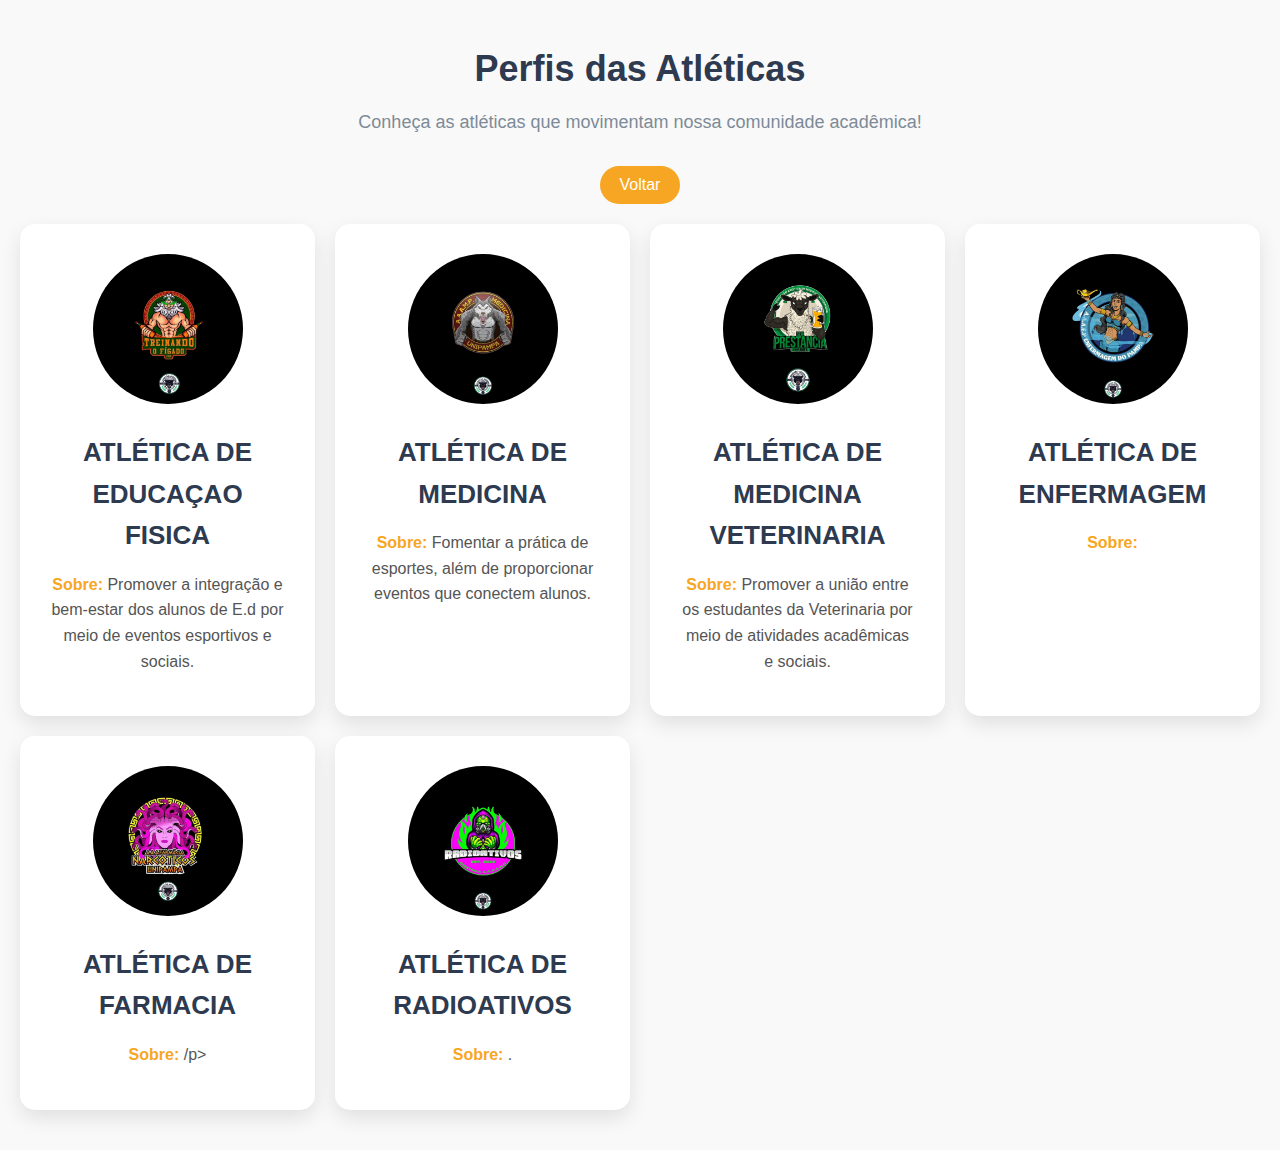
<file: atleticass.html>
<!DOCTYPE html>
<html lang="pt-br">
<head>
    <meta charset="UTF-8">
    <meta name="viewport" content="width=device-width, initial-scale=1.0">
    <title>Perfis das Atléticas</title>
    <link rel="stylesheet" href="atle.css">
</head>
<body>

    <header>
        <h1>Perfis das Atléticas</h1>
        <p>Conheça as atléticas que movimentam nossa comunidade acadêmica!</p>
    </header>

    <button class="btn-voltar" onclick="window.history.back()">Voltar</button>

    <section class="atleticas">
        <!-- Perfil 1 -->
        <div class="perfil">
            <img src="tf.jpg" alt="Logotipo Atlética 1" class="logo">
            <h2>Atlética de Educaçao Fisica</h2>
            
            <p><strong>Sobre:</strong> Promover a integração e bem-estar dos alunos de E.d por meio de eventos esportivos e sociais.</p>
        </div>

        <!-- Perfil 2 -->
        <div class="perfil">
            <img src="med.jpg" alt="Logotipo Atlética 2" class="logo">
            <h2>Atlética de Medicina</h2>
         
            <p><strong>Sobre:</strong> Fomentar a prática de esportes, além de proporcionar eventos que conectem alunos.</p>
        </div>

        <!-- Perfil 3 -->
        <div class="perfil">
            <img src="medvet.jpg" alt="Logotipo Atlética 3" class="logo">
            <h2>Atlética de Medicina Veterinaria</h2>
          
            <p><strong>Sobre:</strong> Promover a união entre os estudantes da Veterinaria por meio de atividades acadêmicas e sociais.</p>
        </div>
        <div class="perfil">
            <img src="enfer.jpg" alt="Logotipo Atlética 3" class="logo">
            <h2>Atlética de Enfermagem</h2>
          
            <p><strong>Sobre:</strong> </p>
        </div>
        <div class="perfil">
            <img src="farma.jpg" alt="Logotipo Atlética 3" class="logo">
            <h2>Atlética de Farmacia</h2>
          
            <p><strong>Sobre:</strong> /p>
        </div>
        <div class="perfil">
            <img src="cn.jpg" alt="Logotipo Atlética 3" class="logo">
            <h2>Atlética de Radioativos</h2>
          
            <p><strong>Sobre:</strong> .</p>
        </div>
    </section>

</body>
</html>
</file>
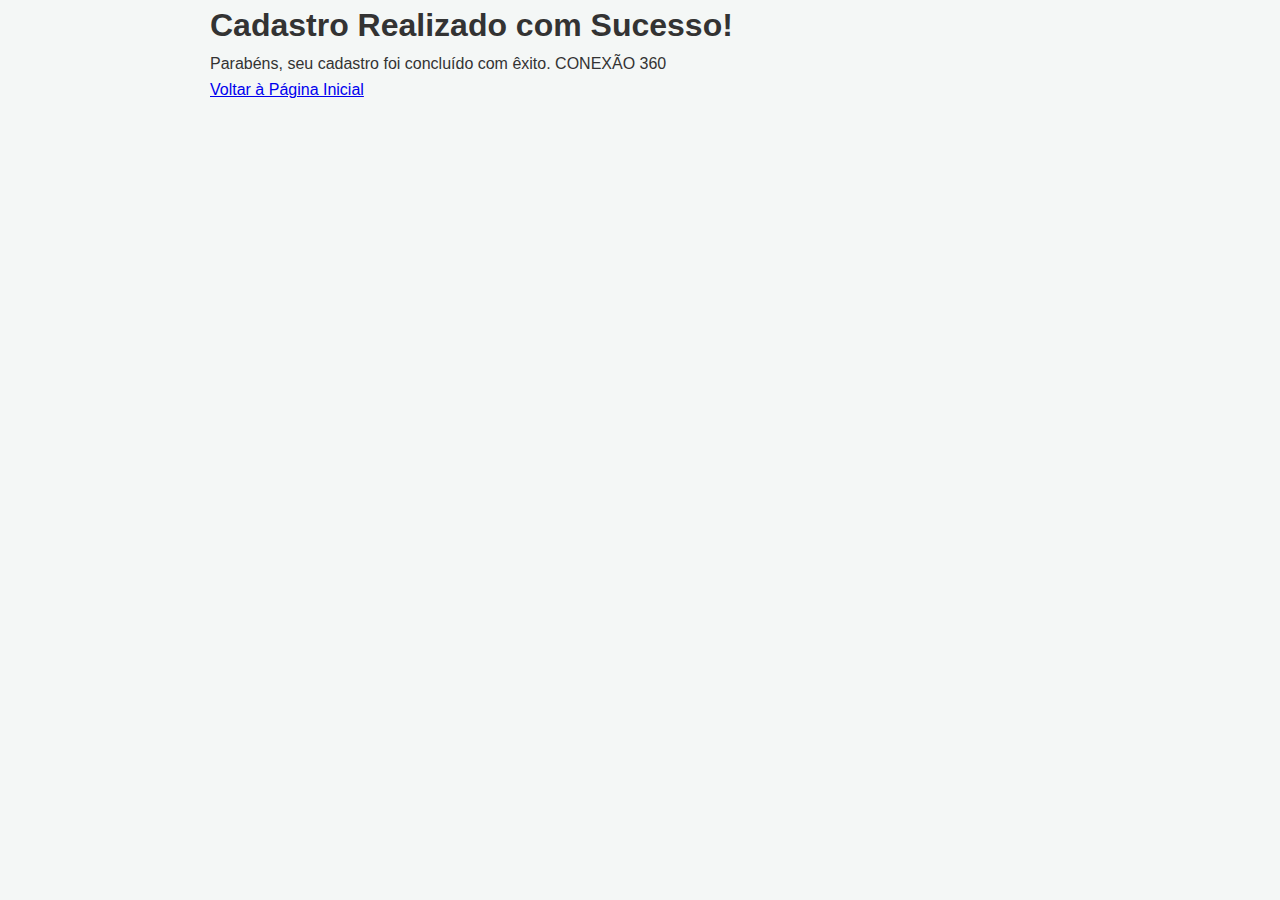
<file: cada.html>
<!DOCTYPE html>
<html lang="pt-br">
<head>
    <meta charset="UTF-8">
    <meta name="viewport" content="width=device-width, initial-scale=1.0">
    <title>Cadastro com Sucesso</title>
    <link rel="stylesheet" href="cadastro.css">
</head>
<body>
    <div class="container">
        <div class="card">
            <h1>Cadastro Realizado com Sucesso!</h1>
            <p>Parabéns, seu cadastro foi concluído com êxito.
                CONEXÃO 360
            </p>

            <div class="buttons">
             
                <a href="j.html" class="btn">Voltar à Página Inicial</a>
            </div>
        </div>
    </div>
</body>
</html>
</file>
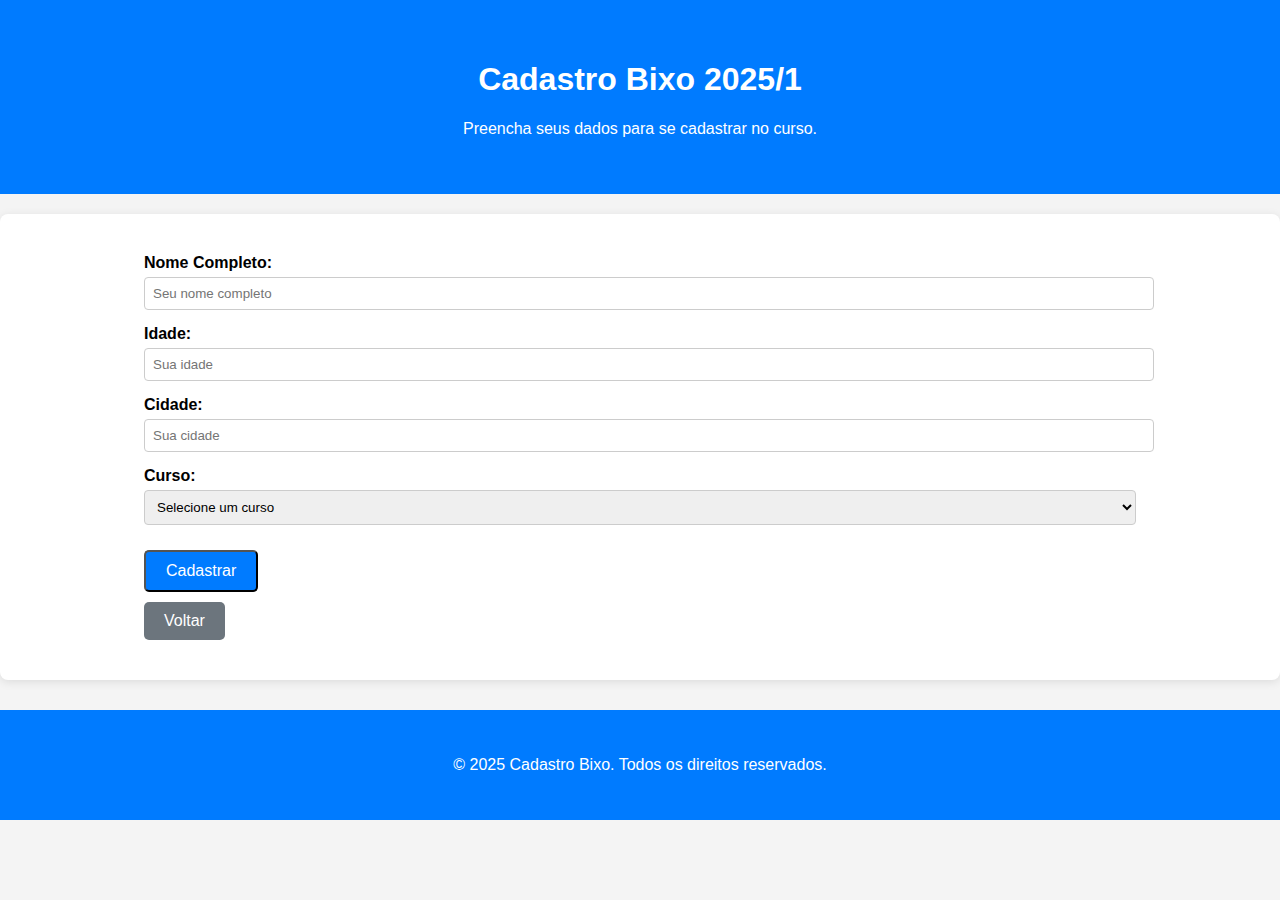
<file: cadastro_bixo.html>
<!DOCTYPE html>
<html lang="pt-br">
<head>
    <meta charset="UTF-8">
    <meta name="viewport" content="width=device-width, initial-scale=1.0">
    <meta name="description" content="Cadastro Bixo 2025/1 - Curso">
    <title>Cadastro Bixo 2025/1</title>
    <style>
        body {
            font-family: Arial, sans-serif;
            margin: 0;
            padding: 0;
            background-color: #f4f4f4;
        }
        .container {
            width: 80%;
            margin: 0 auto;
            padding: 20px;
        }
        header {
            background-color: #007bff;
            color: white;
            padding: 20px 0;
            text-align: center;
        }
        main {
            margin: 20px 0;
        }
        .form-section {
            background-color: white;
            padding: 20px;
            border-radius: 8px;
            box-shadow: 0 2px 10px rgba(0, 0, 0, 0.1);
        }
        .input-group {
            margin-bottom: 15px;
        }
        .input-group label {
            display: block;
            font-weight: bold;
            margin-bottom: 5px;
        }
        .input-group input,
        .input-group select {
            width: 100%;
            padding: 8px;
            border: 1px solid #ccc;
            border-radius: 4px;
        }
        .btn {
            display: inline-block;
            padding: 10px 20px;
            background-color: #007bff;
            color: white;
            text-decoration: none;
            text-align: center;
            border-radius: 5px;
            font-size: 16px;
            margin-top: 10px;
        }
        .btn:hover {
            background-color: #0056b3;
        }
        .voltar-btn {
            display: inline-block;
            padding: 10px 20px;
            background-color: #6c757d;
            color: white;
            text-decoration: none;
            text-align: center;
            border-radius: 5px;
            font-size: 16px;
            margin-top: 10px;
        }
        .voltar-btn:hover {
            background-color: #5a6268;
        }
        footer {
            background-color: #007bff;
            color: white;
            text-align: center;
            padding: 10px 0;
            margin-top: 30px;
        }
    </style>
</head>
<body>

    <header>
        <div class="container">
            <h1>Cadastro Bixo 2025/1</h1>
            <p>Preencha seus dados para se cadastrar no curso.</p>
        </div>
    </header>

    <main>
        <section class="form-section">
            <div class="container">
                <form action="#" method="POST">
                    <div class="input-group">
                        <label for="nome">Nome Completo:</label>
                        <input type="text" id="nome" name="nome" placeholder="Seu nome completo" required>
                    </div>

                    <div class="input-group">
                        <label for="idade">Idade:</label>
                        <input type="number" id="idade" name="idade" placeholder="Sua idade" required>
                    </div>

                    <div class="input-group">
                        <label for="cidade">Cidade:</label>
                        <input type="text" id="cidade" name="cidade" placeholder="Sua cidade" required>
                    </div>

                    <div class="input-group">
                        <label for="curso">Curso:</label>
                        <select id="curso" name="curso" required>
                            <option value="" disabled selected>Selecione um curso</option>
                            <option value="engenharia">Engenharia</option>
                            <option value="medicina">Medicina</option>
                            <option value="direito">Direito</option>
                            <option value="arquitetura">Arquitetura</option>
                            <option value="computacao">Computação</option>
                        </select>
                    </div>

                    <button type="submit" class="btn">Cadastrar</button>
                </form>
                
                <!-- Botão Voltar -->
                <a href="javascript:history.back()" class="voltar-btn">Voltar</a>
            </div>
        </section>
    </main>

    <footer>
        <div class="container">
            <p>&copy; 2025 Cadastro Bixo. Todos os direitos reservados.</p>
        </div>
    </footer>

</body>
</html>
</file>
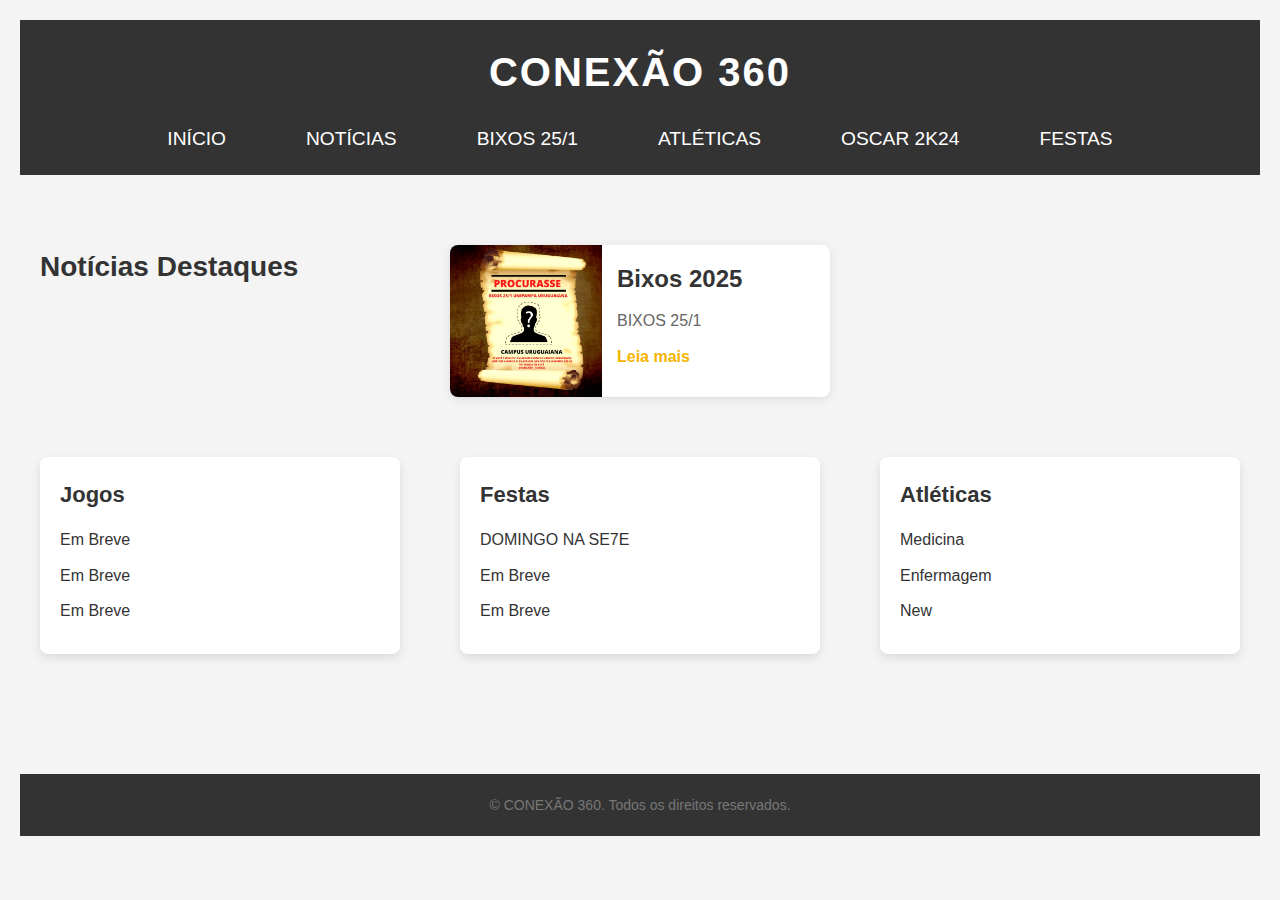
<file: j.html>
<!DOCTYPE html>
<html lang="pt-br">
<head>
    <meta charset="UTF-8">
    <meta name="viewport" content="width=device-width, initial-scale=1.0">
    <meta http-equiv="X-UA-Compatible" content="ie=edge">
    <title>CONEXÃO 360</title>
    <link rel="stylesheet" href="index.css">
    <style>
        /* Reset de estilo */
        * {
            margin: 0;
            padding: 0;
            box-sizing: border-box;
        }

        body {
            font-family: Arial, sans-serif;
            background-color: #f4f4f4;
            padding: 20px;
        }

        header {
            background-color: #333;
            color: #fff;
            padding: 20px;
            text-align: center;
        }

        .logo h1 {
            font-size: 36px;
            margin: 0;
        }

        nav ul {
            list-style-type: none;
            padding: 0;
        }

        nav ul li {
            display: inline;
            margin: 0 15px;
        }

        nav ul li a {
            text-decoration: none;
            color: #fff;
            font-size: 18px;
        }

        nav ul li a:hover {
            text-decoration: underline;
        }

        main {
            margin-top: 30px;
        }

        .noticias-destaque h2 {
            font-size: 28px;
            margin-bottom: 20px;
        }

        .noticia {
            display: flex;
            margin-bottom: 20px;
            background-color: #fff;
            border-radius: 8px;
            box-shadow: 0 2px 10px rgba(0, 0, 0, 0.1);
            overflow: hidden;
        }

        .noticia img {
            width: 40%;
            height: auto;
        }

        .descricao {
            padding: 20px;
            width: 60%;
        }

        .descricao h3 {
            font-size: 22px;
            margin-bottom: 10px;
        }

        .descricao p {
            font-size: 16px;
            color: #555;
        }

        .descricao a {
            font-size: 16px;
            color: #007BFF;
            text-decoration: none;
        }

        .descricao a:hover {
            text-decoration: underline;
        }

        .categoria-noticias {
            display: flex;
            justify-content: space-between;
            margin-top: 40px;
        }

        .categoria {
            width: 30%;
        }

        .categoria h3 {
            font-size: 22px;
            margin-bottom: 15px;
        }

        .categoria ul {
            list-style-type: none;
            padding: 0;
        }

        .categoria ul li {
            margin-bottom: 10px;
        }

        .categoria ul li a {
            text-decoration: none;
            color: #333;
        }

        .categoria ul li a:hover {
            text-decoration: underline;
            color: #007BFF;
        }

        footer {
            text-align: center;
            margin-top: 40px;
            font-size: 14px;
            color: #777;
        }

        /* Responsividade */
        @media (max-width: 768px) {
            .noticia {
                flex-direction: column;
            }

            .noticia img {
                width: 100%;
                height: auto;
            }

            .descricao {
                width: 100%;
            }

            .categoria-noticias {
                flex-direction: column;
                align-items: center;
            }

            .categoria {
                width: 100%;
                margin-bottom: 30px;
            }

            nav ul li {
                display: block;
                margin: 10px 0;
            }
        }
    </style>
</head>
<body>
    <header>
        <div class="logo">
            <h1>CONEXÃO 360</h1>
        </div>
        <nav>
            <ul>
                <li><a href="j.html">Início</a></li>
                <li><a href="not.html">Notícias</a></li>
                <li><a href="cadastro_bixo.html">Bixos 25/1</a></li>
                <li><a href="atleticas.html">Atléticas</a></li>
                <li><a href="osca.html">Oscar 2k24</a></li>
                <li><a href="festas.html">Festas</a></li>
            </ul>
        </nav>
    </header>

    <main>
        <section class="noticias-destaque">
            <h2> Notícias Destaques</h2>
            <div class="noticia">
                <img src="bixo.jpg" alt="Notícia 1">
                <div class="descricao">
                    <h3>Bixos 2025</h3>
                    <p>BIXOS 25/1</p>
                    <a href="liga.html">Leia mais</a>
                </div>
            </div>
            
            </div>
        </section>

        <section class="categoria-noticias">
            <div class="categoria">
                <h3>Jogos</h3>
                <ul>
                    <li><a href="#">Em Breve</a></li>
                    <li><a href="#">Em Breve</a></li>
                    <li><a href="#">Em Breve</a></li>
                </ul>
            </div>
            <div class="categoria">
                <h3>Festas</h3>
                <ul>
                    <li><a href="https://www.instagram.com/p/DFOL6lPyV06/?utm_source=ig_web_copy_link&igsh=MzRlODBiNWFlZA==">DOMINGO NA SE7E</a></li>
                    <li><a href="#">Em Breve</a></li>
                    <li><a href="#">Em Breve</a></li>
                </ul>
            </div>
            <div class="categoria">
                <h3>Atléticas</h3>
                <ul>
                    <li><a href="#">Medicina</a></li>
                    <li><a href="#">Enfermagem</a></li>
                    <li><a href="#">New</a></li>
                </ul>
            </div>
        </section>
    </main>

    <footer>
        <p>&copy; CONEXÃO 360. Todos os direitos reservados.</p>
    </footer>

    <script src="script.js"></script>
</body>
</html>
</file>
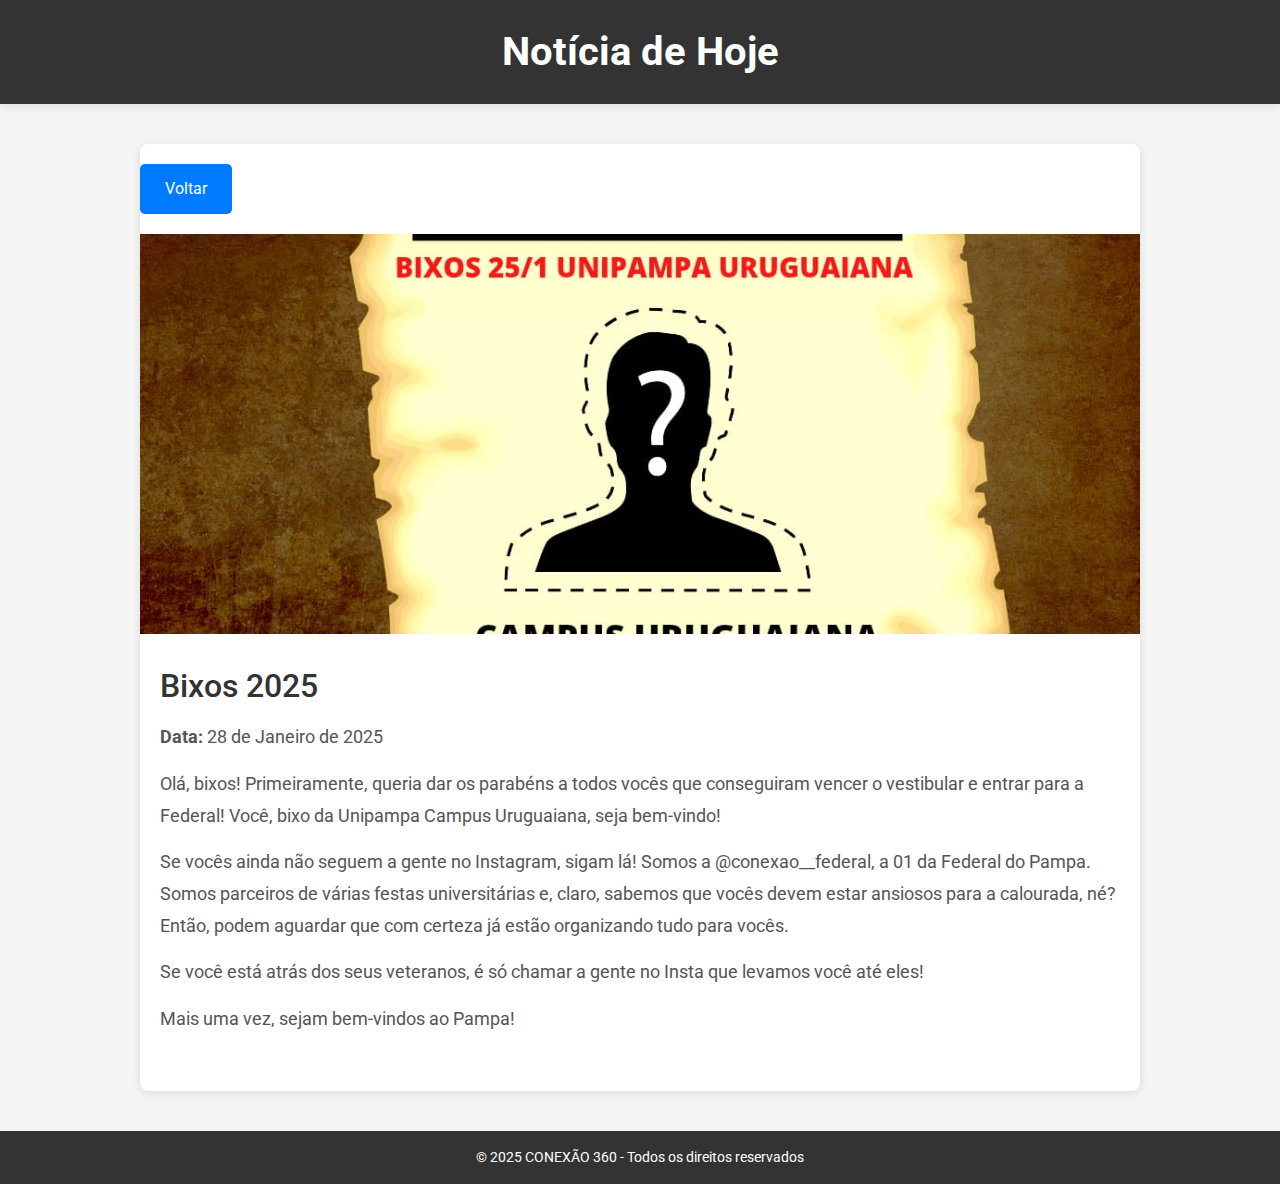
<file: liga.html>
<!DOCTYPE html>
<html lang="pt-BR">
<head>
    <meta charset="UTF-8">
    <meta name="viewport" content="width=device-width, initial-scale=1.0">
    <meta http-equiv="X-UA-Compatible" content="ie=edge">
    <title>Notícia - Exemplo</title>
    <link href="https://fonts.googleapis.com/css2?family=Roboto:wght@400;500&display=swap" rel="stylesheet">
    <style>
        /* Resetando alguns estilos padrões */
        * {
            margin: 0;
            padding: 0;
            box-sizing: border-box;
        }

        body {
            font-family: 'Roboto', sans-serif;
            background: #f4f4f4;
            color: #333;
            line-height: 1.6;
        }

        header {
            background: #333;
            color: white;
            padding: 20px;
            text-align: center;
            box-shadow: 0 2px 10px rgba(0, 0, 0, 0.1);
        }

        header h1 {
            font-size: 2.5rem;
        }

        .news-container {
            max-width: 1000px;
            margin: 40px auto;
            background: #fff;
            border-radius: 8px;
            box-shadow: 0 2px 10px rgba(0, 0, 0, 0.1);
            overflow: hidden;
            padding-bottom: 20px;
        }

        .news-container img {
            width: 100%;
            height: 400px;
            object-fit: cover;
        }

        .news-content {
            padding: 20px;
        }

        .news-content h2 {
            font-size: 2rem;
            color: #333;
            margin-bottom: 10px;
            font-weight: 500;
        }

        .news-content p {
            font-size: 1.1rem;
            color: #555;
            line-height: 1.8;
            margin-bottom: 15px;
        }

        /* Estilo do botão de voltar */
        .btn-voltar {
            display: inline-block;
            padding: 12px 25px;
            background-color: #007bff;
            color: white;
            text-decoration: none;
            border-radius: 5px;
            font-size: 16px;
            margin: 20px 0;
            transition: background-color 0.3s ease;
        }

        .btn-voltar:hover {
            background-color: #0056b3;
        }

        footer {
            background: #333;
            color: white;
            text-align: center;
            padding: 15px;
            font-size: 0.9rem;
            position: relative;
            bottom: 0;
            width: 100%;
        }

        /* Responsividade */
        @media (max-width: 768px) {
            .news-container img {
                height: 300px;
            }
            .news-content h2 {
                font-size: 1.8rem;
            }
            .btn-voltar {
                width: 100%;
                text-align: center;
            }
        }
    </style>
</head>
<body>

    <header>
        <h1>Notícia de Hoje</h1>
    </header>

    <div class="news-container">
        <!-- Botão de Voltar -->
        <a href="javascript:history.back()" class="btn-voltar">Voltar</a>

        <img src="bixo.jpg" alt="Imagem da Notícia">
        <div class="news-content">
            <h2>Bixos 2025</h2>
            <p><strong>Data:</strong> 28 de Janeiro de 2025</p>

            <p>Olá, bixos! Primeiramente, queria dar os parabéns a todos vocês que conseguiram vencer o vestibular e entrar para a Federal! Você, bixo da Unipampa Campus Uruguaiana, seja bem-vindo!</p>

            <p>Se vocês ainda não seguem a gente no Instagram, sigam lá! Somos a @conexao__federal, a 01 da Federal do Pampa. Somos parceiros de várias festas universitárias e, claro, sabemos que vocês devem estar ansiosos para a calourada, né? Então, podem aguardar que com certeza já estão organizando tudo para vocês.</p>

            <p>Se você está atrás dos seus veteranos, é só chamar a gente no Insta que levamos você até eles!</p>

            <p>Mais uma vez, sejam bem-vindos ao Pampa!</p>
        </div>
    </div>

    <footer>
        <p>&copy; 2025 CONEXÃO 360 - Todos os direitos reservados</p>
    </footer>

</body>
</html>
</file>
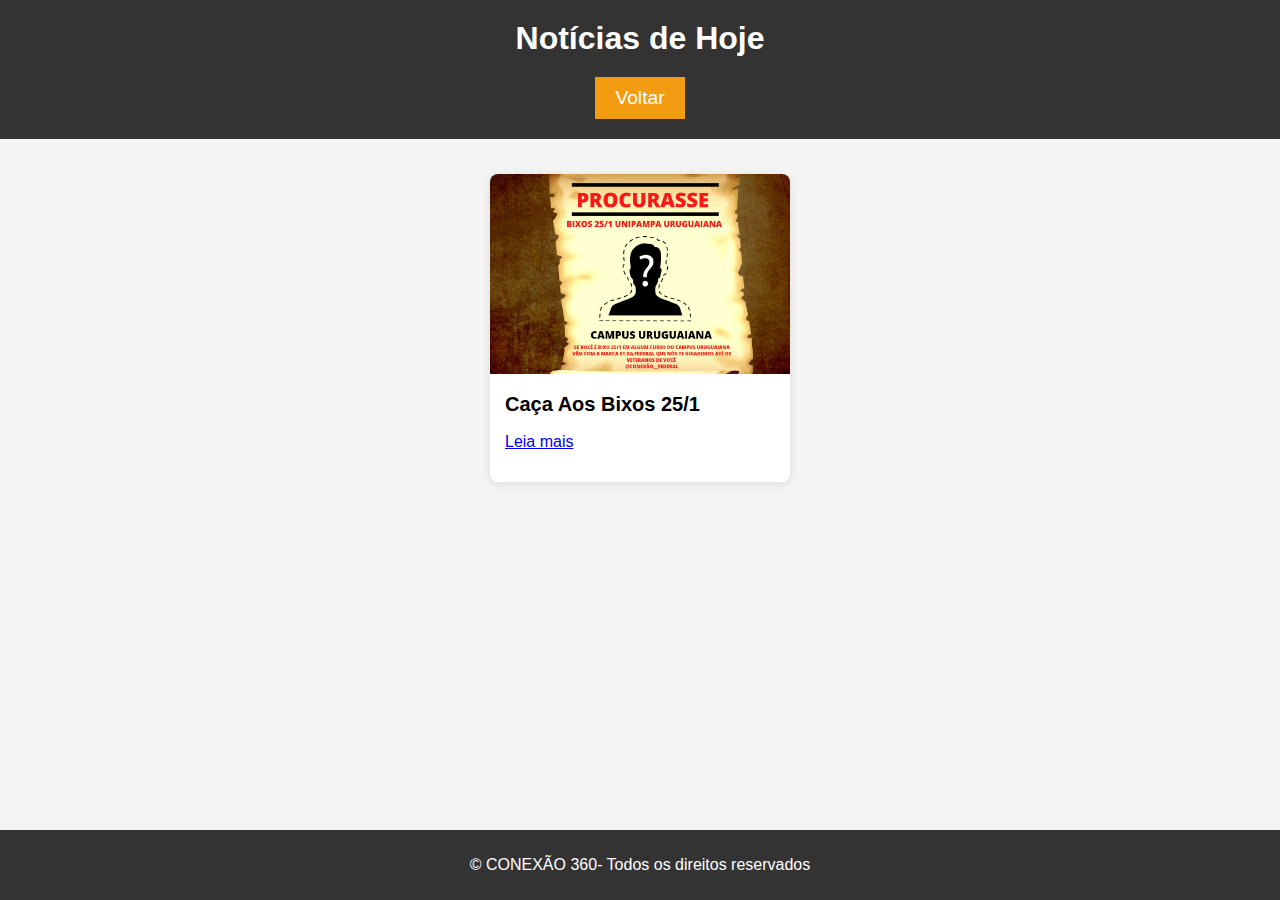
<file: not.html>
<!DOCTYPE html>
<html lang="pt-BR">
<head>
    <meta charset="UTF-8">
    <meta name="viewport" content="width=device-width, initial-scale=1.0">
    <meta http-equiv="X-UA-Compatible" content="ie=edge">
    <title>Página de Notícias</title>
    <style>
        body {
            font-family: Arial, sans-serif;
            margin: 0;
            padding: 0;
            background-color: #f4f4f4;
        }
        header {
            background-color: #333;
            color: white;
            padding: 20px;
            text-align: center;
        }
        header h1 {
            margin: 0;
        }
        .back-button {
            background-color: #f39c12;
            color: white;
            border: none;
            padding: 10px 20px;
            font-size: 1.2em;
            cursor: pointer;
            margin-top: 20px;
            transition: background-color 0.3s ease;
        }
        .back-button:hover {
            background-color: #e67e22;
        }
        .news-container {
            display: flex;
            flex-wrap: wrap;
            justify-content: center;
            margin: 20px;
        }
        .news-card {
            background-color: white;
            width: 300px;
            margin: 15px;
            border-radius: 8px;
            box-shadow: 0 2px 10px rgba(0, 0, 0, 0.1);
            overflow: hidden;
            transition: transform 0.3s ease;
        }
        .news-card:hover {
            transform: scale(1.05);
        }
        .news-card img {
            width: 100%;
            height: 200px;
            object-fit: cover;
        }
        .news-card .content {
            padding: 15px;
        }
        .news-card h2 {
            margin-top: 0;
            font-size: 20px;
        }
        .news-card p {
            font-size: 16px;
            color: #555;
        }
        footer {
            background-color: #333;
            color: white;
            text-align: center;
            padding: 10px;
            position: fixed;
            width: 100%;
            bottom: 0;
        }
    </style>
</head>
<body>
    <header>
        <h1>Notícias de Hoje</h1>
        <!-- Botão de voltar -->
        <button class="back-button" onclick="window.history.back();">Voltar</button>
    </header>

    <div class="news-container">
        <div class="news-card">
            <img src="bixo.jpg" alt="Imagem de Notícia 1">
            <div class="content">
                <h2>Caça Aos Bixos 25/1</h2>
                <a href="liga.html">Leia mais</a>
                <p></p>
            </div>
        </div>

       

    <footer>
        <p>&copy; CONEXÃO 360- Todos os direitos reservados</p>
    </footer>
</body>
</html>
</file>
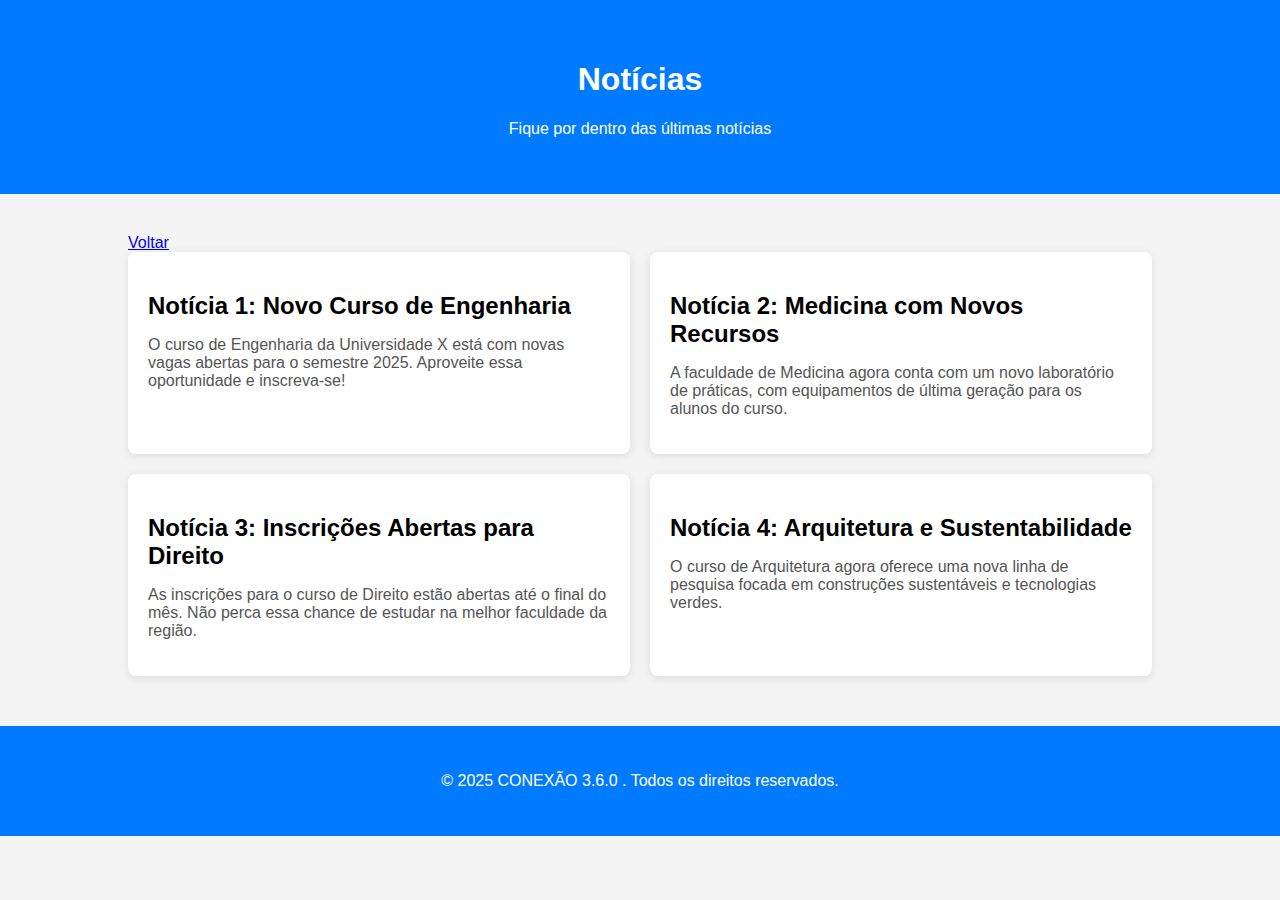
<file: noticas.html>
<!DOCTYPE html>
<html lang="pt-br">
<head>
    <meta charset="UTF-8">
    <meta name="viewport" content="width=device-width, initial-scale=1.0">
    <meta name="description" content="Página de Notícias">
    <title>Página de Notícias</title>
    <style>
        body {
            font-family: Arial, sans-serif;
            margin: 0;
            padding: 0;
            background-color: #f4f4f4;
        }
        .container {
            width: 80%;
            margin: 0 auto;
            padding: 20px;
        }
        header {
            background-color: #007bff;
            color: white;
            padding: 20px 0;
            text-align: center;
        }
        main {
            margin: 20px 0;
        }
        .noticias {
            display: grid;
            grid-template-columns: repeat(2, 1fr);
            gap: 20px;
        }
        .noticia {
            background-color: white;
            padding: 20px;
            border-radius: 8px;
            box-shadow: 0 2px 10px rgba(0, 0, 0, 0.1);
        }
        .noticia h2 {
            font-size: 24px;
            margin-bottom: 10px;
        }
        .noticia p {
            font-size: 16px;
            color: #555;
        }
        footer {
            background-color: #007bff;
            color: white;
            text-align: center;
            padding: 10px 0;
            margin-top: 30px;
        }
        /* Estilo do botão de voltar */
        .btn-voltar {
            display: inline-block;
            padding: 10px 20px;
            background-color: #6c757d;
            color: white;
            text-decoration: none;
            border-radius: 5px;
            font-size: 16px;
            margin-top: 20px;
        }
        .btn-voltar:hover {
            background-color: #5a6268;
        }
        @media (max-width: 768px) {
            .noticias {
                grid-template-columns: 1fr;
            }
        }
    </style>
</head>
<body>

    <header>
        <div class="container">
            <h1>Notícias</h1>
            <p>Fique por dentro das últimas notícias</p>
        </div>
    </header>

    <main>
        <div class="container">
            <!-- Botão de Voltar -->
            <a href="javascript:history.back()" class="voltar-btn">Voltar</a>
            
            <section class="noticias">
                <div class="noticia">
                    <h2>Notícia 1: Novo Curso de Engenharia</h2>
                    <p>O curso de Engenharia da Universidade X está com novas vagas abertas para o semestre 2025. Aproveite essa oportunidade e inscreva-se!</p>
                </div>

                <div class="noticia">
                    <h2>Notícia 2: Medicina com Novos Recursos</h2>
                    <p>A faculdade de Medicina agora conta com um novo laboratório de práticas, com equipamentos de última geração para os alunos do curso.</p>
                </div>

                <div class="noticia">
                    <h2>Notícia 3: Inscrições Abertas para Direito</h2>
                    <p>As inscrições para o curso de Direito estão abertas até o final do mês. Não perca essa chance de estudar na melhor faculdade da região.</p>
                </div>

                <div class="noticia">
                    <h2>Notícia 4: Arquitetura e Sustentabilidade</h2>
                    <p>O curso de Arquitetura agora oferece uma nova linha de pesquisa focada em construções sustentáveis e tecnologias verdes.</p>
                </div>
            </section>
        </div>
    </main>

    <footer>
        <div class="container">
            <p>&copy; 2025 CONEXÃO 3.6.0 . Todos os direitos reservados.</p>
        </div>
    </footer>

</body>
</html>
</file>
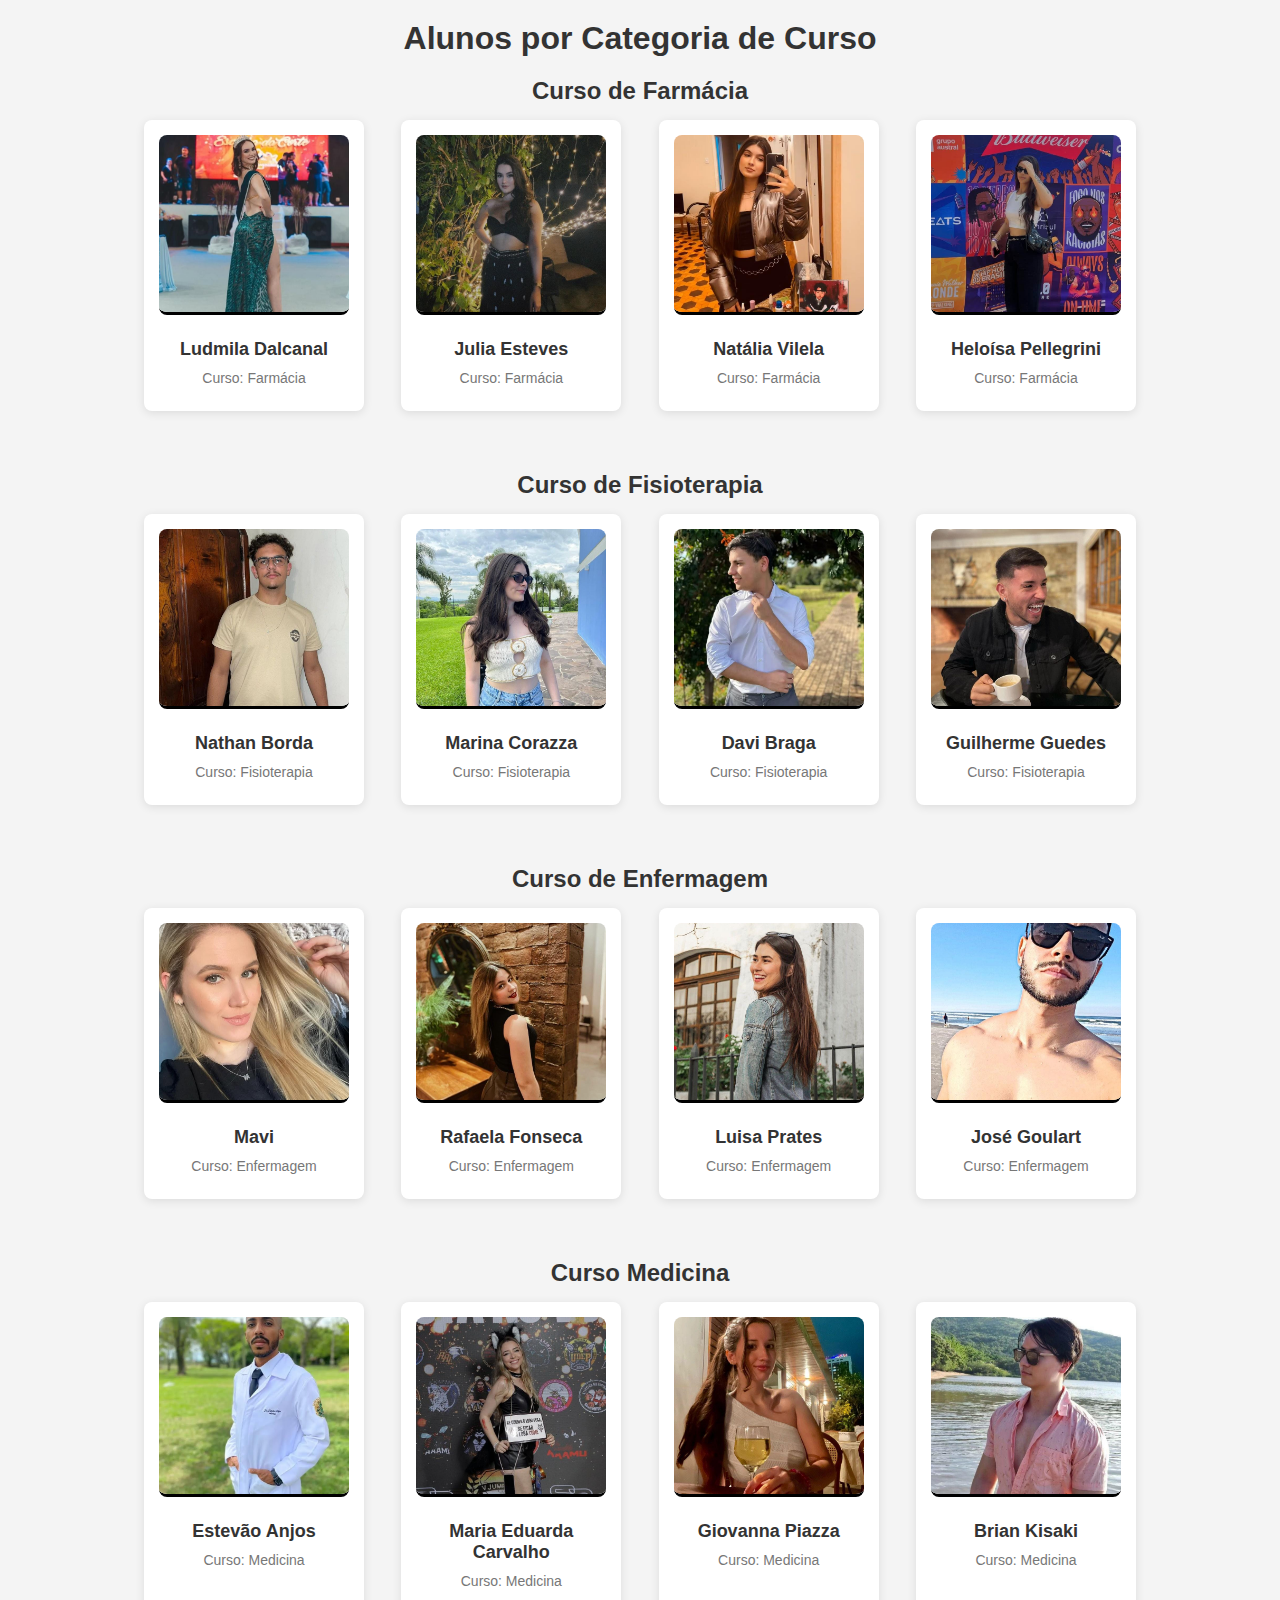
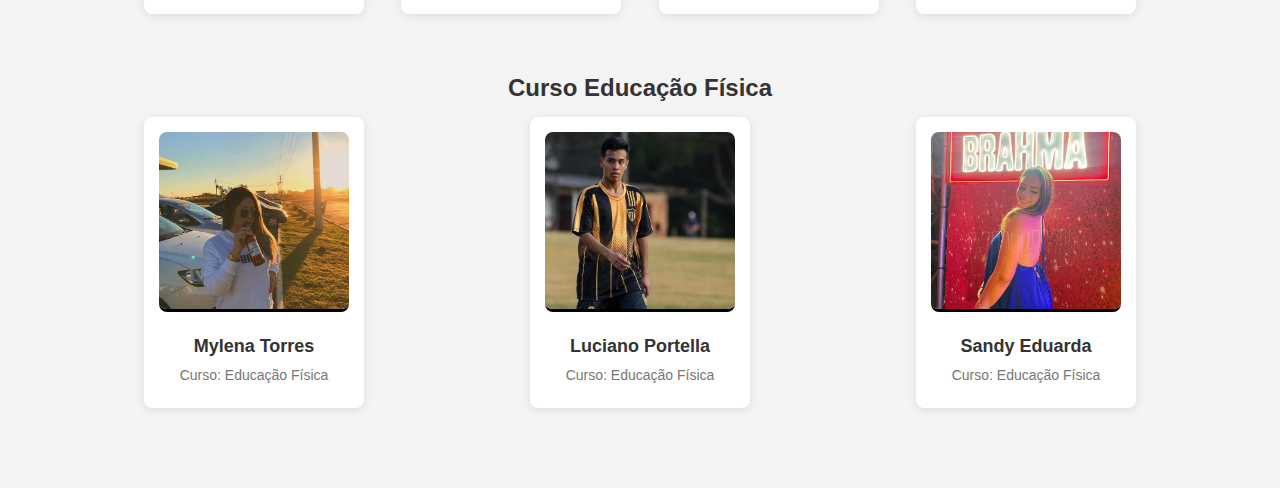
<file: osca.html>
<!DOCTYPE html>
<html lang="pt-br">
<head>
    <meta charset="UTF-8">
    <meta name="viewport" content="width=device-width, initial-scale=1.0">
    <title>Alunos por Categoria de Curso</title>
    <link rel="stylesheet" href="osca.css">
    <style>
        /* Reset de estilo */
        * {
            margin: 0;
            padding: 0;
            box-sizing: border-box;
        }

        body {
            font-family: 'Segoe UI', Tahoma, Geneva, Verdana, sans-serif;
            background-color: #f4f4f4;
            padding: 20px;
        }

        .container {
            max-width: 1200px;
            margin: 0 auto;
        }

        h1 {
            text-align: center;
            font-size: 32px;
            margin-bottom: 20px;
            color: #333;
        }

        .category {
            margin-bottom: 40px;
        }

        .category h2 {
            font-size: 24px;
            margin-bottom: 15px;
            color: #333;
        }

        .card-container {
            display: flex;
            flex-wrap: wrap;
            gap: 20px;
            justify-content: space-between;
        }

        .card {
            background: #fff;
            border-radius: 8px;
            box-shadow: 0 2px 10px rgba(0, 0, 0, 0.1);
            width: 100%;
            max-width: 220px;
            text-align: center;
            padding: 15px;
            transition: transform 0.3s ease, box-shadow 0.3s ease;
        }

        .card:hover {
            transform: translateY(-5px);
            box-shadow: 0 4px 15px rgba(0, 0, 0, 0.2);
        }

        .photo img {
            width: 100%;
            height: 180px;
            object-fit: cover;
            border-radius: 8px;
        }

        .info h3 {
            font-size: 18px;
            margin: 10px 0;
            color: #333;
        }

        .info p {
            font-size: 14px;
            color: #777;
        }

        /* Responsividade */
        @media (max-width: 768px) {
            .card-container {
                justify-content: center;
            }

            .card {
                max-width: 180px;
            }
        }

        @media (max-width: 480px) {
            h1 {
                font-size: 24px;
            }

            .category h2 {
                font-size: 20px;
            }

            .card {
                max-width: 100%;
            }
        }
    </style>
</head>
<body>
    <div class="container">
        <h1>Alunos por Categoria de Curso</h1>

        <!-- Categoria Farmácia -->
        <div class="category">
            <h2>Curso de Farmácia</h2>
            <div class="card-container">
                <div class="card">
                    <div class="photo">
                        <img src="ld.jpg" alt="Aluno 1">
                    </div>
                    <div class="info">
                        <h3>Ludmila Dalcanal</h3>
                        <p>Curso: Farmácia</p>
                    </div>
                </div>
                <div class="card">
                    <div class="photo">
                        <img src="julia.jpg" alt="Aluno 2">
                    </div>
                    <div class="info">
                        <h3>Julia Esteves</h3>
                        <p>Curso: Farmácia</p>
                    </div>
                </div>
                <div class="card">
                    <div class="photo">
                        <img src="nv.jpg" alt="Aluno 3">
                    </div>
                    <div class="info">
                        <h3>Natália Vilela</h3>
                        <p>Curso: Farmácia</p>
                    </div>
                </div>
                <div class="card">
                    <div class="photo">
                        <img src="helo.jpg" alt="Aluno 4">
                    </div>
                    <div class="info">
                        <h3>Heloísa Pellegrini</h3>
                        <p>Curso: Farmácia</p>
                    </div>
                </div>
            </div>
        </div>

        <!-- Categoria Fisioterapia -->
        <div class="category">
            <h2>Curso de Fisioterapia</h2>
            <div class="card-container">
                <div class="card">
                    <div class="photo">
                        <img src="natan.jpg" alt="Aluno 5">
                    </div>
                    <div class="info">
                        <h3>Nathan Borda</h3>
                        <p>Curso: Fisioterapia</p>
                    </div>
                </div>
                <div class="card">
                    <div class="photo">
                        <img src="marina.jpg" alt="Aluno 6">
                    </div>
                    <div class="info">
                        <h3>Marina Corazza</h3>
                        <p>Curso: Fisioterapia</p>
                    </div>
                </div>
                <div class="card">
                    <div class="photo">
                        <img src="davibraga - Copia.jpg" alt="Aluno 7">
                    </div>
                    <div class="info">
                        <h3>Davi Braga</h3>
                        <p>Curso: Fisioterapia</p>
                    </div>
                </div>
                <div class="card">
                    <div class="photo">
                        <img src="guuilherme.jpg" alt="Aluno 8">
                    </div>
                    <div class="info">
                        <h3>Guilherme Guedes</h3>
                        <p>Curso: Fisioterapia</p>
                    </div>
                </div>
            </div>
        </div>

        <!-- Categoria Enfermagem -->
        <div class="category">
            <h2>Curso de Enfermagem</h2>
            <div class="card-container">
                <div class="card">
                    <div class="photo">
                        <img src="mv.jpg" alt="Aluno 9">
                    </div>
                    <div class="info">
                        <h3>Mavi</h3>
                        <p>Curso: Enfermagem</p>
                    </div>
                </div>
                <div class="card">
                    <div class="photo">
                        <img src="rf.jpg" alt="Aluno 10">
                    </div>
                    <div class="info">
                        <h3>Rafaela Fonseca</h3>
                        <p>Curso: Enfermagem</p>
                    </div>
                </div>
                <div class="card">
                    <div class="photo">
                        <img src="lp.jpg" alt="Aluno 11">
                    </div>
                    <div class="info">
                        <h3>Luisa Prates</h3>
                        <p>Curso: Enfermagem</p>
                    </div>
                </div>
                <div class="card">
                    <div class="photo">
                        <img src="homen.jpg" alt="Aluno 12">
                    </div>
                    <div class="info">
                        <h3>José Goulart</h3>
                        <p>Curso: Enfermagem</p>
                    </div>
                </div>
            </div>
        </div>

        <!-- Categoria Medicina -->
        <div class="category">
            <h2>Curso Medicina</h2>
            <div class="card-container">
                <div class="card">
                    <div class="photo">
                        <img src="estevan.jpg" alt="Aluno 13">
                    </div>
                    <div class="info">
                        <h3>Estevão Anjos</h3>
                        <p>Curso: Medicina</p>
                    </div>
                </div>
                <div class="card">
                    <div class="photo">
                        <img src="madu.jpg" alt="Aluno 14">
                    </div>
                    <div class="info">
                        <h3>Maria Eduarda Carvalho</h3>
                        <p>Curso: Medicina</p>
                    </div>
                </div>
                <div class="card">
                    <div class="photo">
                        <img src="piaza.jpg" alt="Aluno 15">
                    </div>
                    <div class="info">
                        <h3>Giovanna Piazza</h3>
                        <p>Curso: Medicina</p>
                    </div>
                </div>
                <div class="card">
                    <div class="photo">
                        <img src="brian.jpg" alt="Aluno 16">
                    </div>
                    <div class="info">
                        <h3>Brian Kisaki</h3>
                        <p>Curso: Medicina</p>
                    </div>
                </div>
            </div>
        </div>

        <!-- Categoria Educação Física -->
        <div class="category">
            <h2>Curso Educação Física</h2>
            <div class="card-container">
                <div class="card">
                    <div class="photo">
                        <img src="mil.jpg" alt="Aluno 17">
                    </div>
                    <div class="info">
                        <h3>Mylena Torres</h3>
                        <p>Curso: Educação Física</p>
                    </div>
                </div>
                <div class="card">
                    <div class="photo">
                        <img src="portella.jpg" alt="Aluno 18">
                    </div>
                    <div class="info">
                        <h3>Luciano Portella</h3>
                        <p>Curso: Educação Física</p>
                    </div>
                </div>
                <div class="card">
                    <div class="photo">
                        <img src="sandy.jpg" alt="Aluno 19">
                    </div>
                    <div class="info">
                        <h3>Sandy Eduarda</h3>
                        <p>Curso: Educação Física</p>
                    </div>
                </div>
            </div>
        </div>
    </div>
</body>
</file>
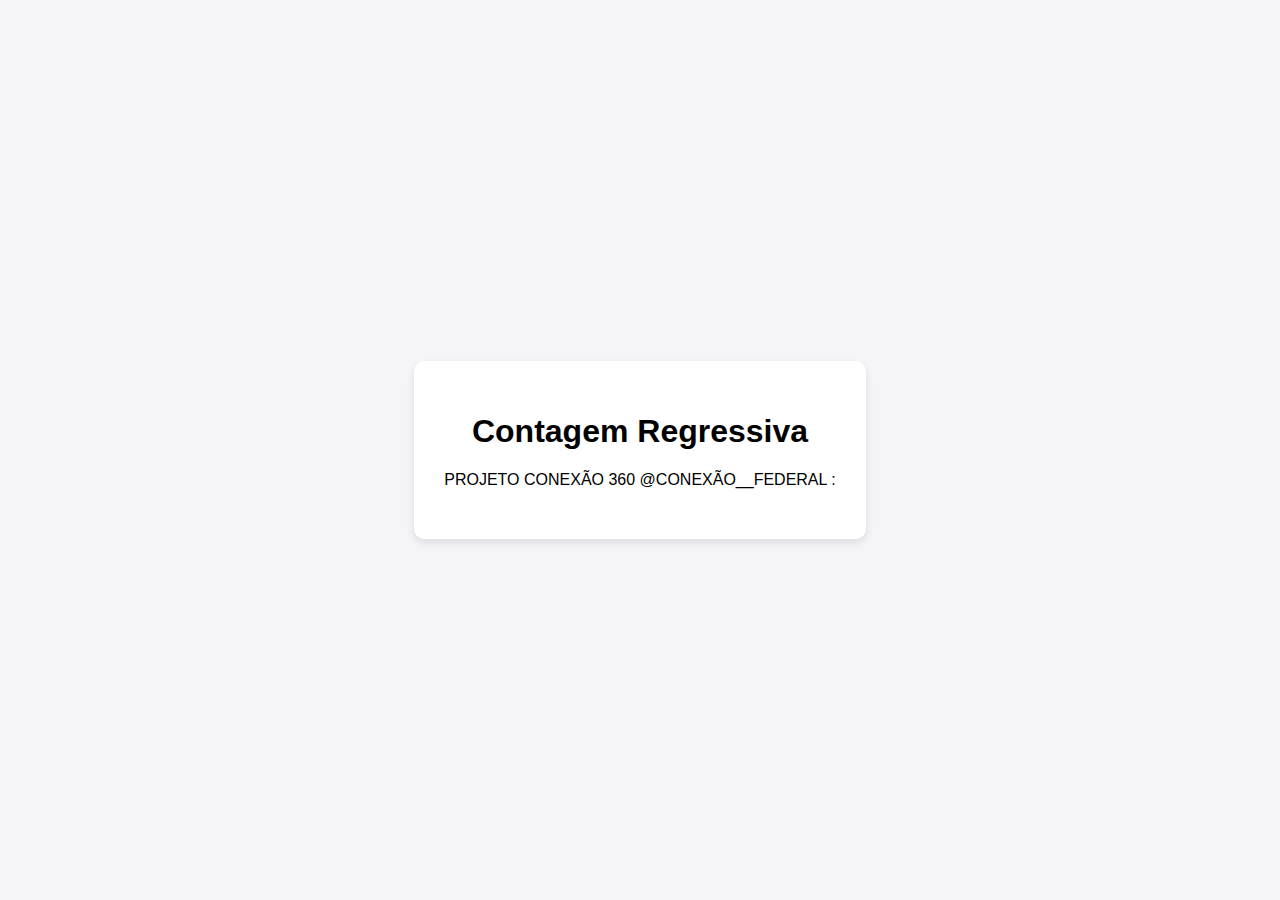
<file: regressiva.html>
<!DOCTYPE html>
<html lang="pt-br">
<head>
    <meta charset="UTF-8">
    <meta name="viewport" content="width=device-width, initial-scale=1.0">
    <meta http-equiv="X-UA-Compatible" content="ie=edge">
    <title>Contagem Regressiva</title>
    <link rel="stylesheet" href="conta.css">
</head>
<body>
    <div class="countdown-container">
        <h1>Contagem Regressiva</h1>
        <p>PROJETO CONEXÃO 360
            
            @CONEXÃO__FEDERAL
            :</p>
        <div id="countdown"></div>
    </div>

    <script src="conta.script.js"></script>
</body>
</html>
</file>
<file: osca.css>
* {
    margin: 0;
    padding: 0;
    box-sizing: border-box;
}

body {
    background-image: url('https://png.pngtree.com/thumb_back/fh260/background/20210902/pngtree-oscar-statuette-atmospheric-background-image_785094.jpg');    font-family: 'Arial', sans-serif;
    color: #333;
    text-align: center;
    padding: 20px;
}

.container {
    width: 80%;
    margin: 0 auto;
}

h1 {
    font-size: 36px;
    color: #333;
    margin-bottom: 40px;
}

.category {
    margin-bottom: 60px;
}

.category h2 {
    font-size: 28px;
    color: #333;
    margin-bottom: 20px;
}

.card-container {
    display: flex;
    justify-content: center;
    gap: 20px;
    flex-wrap: wrap;
}

.card {
    background-color: #fff;
    border-radius: 10px;
    box-shadow: 0 4px 12px rgba(247, 247, 247, 0.904);
    overflow: hidden;
    width: 200px;
    text-align: center;
    margin-bottom: 20px;
}

.photo img {
    width: 100%;
    height: 200px;
    object-fit: cover;
    border-bottom: 3px solid #000;
}

.info {
    padding: 10px;
}

.info h3 {
    font-size: 20px;
    color: #333;
    margin-bottom: 10px;
}

.info p {
    font-size: 16px;
    color: #666;
}
</file>
<file: conta.css>
/* Estilo básico */
body {
    font-family: 'Arial', sans-serif;
    background-color: #f4f4f9;
    display: flex;
    justify-content: center;
    align-items: center;
    height: 100vh;
    margin: 0;
}

.countdown-container {
    text-align: center;
    padding: 30px;
    background-color: #fff;
    border-radius: 10px;
    box-shadow: 0 4px 8px rgba(0, 0, 0, 0.1);
}

#countdown {
    font-size: 2rem;
    font-weight: bold;
    color: #ff6347;
    margin-top: 20px;
}
</file>
<file: atle.css>
/* Resetando estilos padrões */
* {
    margin: 0;
    padding: 0;
    box-sizing: border-box;
}

/* Corpo da página */
body {
    font-family: 'Arial', sans-serif;
    background-color: #f9f9f9;
    color: #333;
    line-height: 1.6;
    padding: 0 20px;
}

/* Cabeçalho */
header {
    text-align: center;
    margin-top: 40px;
    margin-bottom: 30px;
}

header h1 {
    font-size: 36px;
    color: #2d3a4f;
    margin-bottom: 10px;
}

header p {
    font-size: 18px;
    color: #7d8b98;
}

/* Botão de Voltar */
.btn-voltar {
    display: inline-block;
    background-color: #f7a623;
    color: #fff;
    padding: 10px 20px;
    font-size: 16px;
    text-align: center;
    border-radius: 50px;
    text-decoration: none;
    border: none;
    cursor: pointer;
    margin: 20px auto;
    display: block;
    transition: background-color 0.3s ease;
}

.btn-voltar:hover {
    background-color: #e6891f;
}

/* Seção de perfis das atléticas */
.atleticas {
    display: grid;
    grid-template-columns: repeat(auto-fill, minmax(280px, 1fr));
    gap: 20px;
    justify-items: center;
    margin-bottom: 40px;
}

.perfil {
    background-color: #fff;
    padding: 30px;
    border-radius: 15px;
    box-shadow: 0 8px 20px rgba(0, 0, 0, 0.1);
    width: 100%;
    text-align: center;
    transition: transform 0.3s ease-in-out, box-shadow 0.3s ease;
}

.perfil:hover {
    transform: translateY(-10px);
    box-shadow: 0 12px 25px rgba(0, 0, 0, 0.2);
}

.perfil img.logo {
    width: 150px;
    height: 150px;
    border-radius: 50%;
    margin-bottom: 20px;
    object-fit: cover;
}

.perfil h2 {
    font-size: 26px;
    color: #2d3a4f;
    margin-bottom: 15px;
    text-transform: uppercase;
}

.perfil p {
    font-size: 16px;
    color: #555;
    margin-bottom: 12px;
}

.perfil strong {
    font-weight: bold;
    color: #f7a623;
}

/* Responsividade */
@media (max-width: 768px) {
    body {
        padding: 20px;
    }

    .perfil {
        padding: 20px;
    }

    header h1 {
        font-size: 30px;
    }

    header p {
        font-size: 16px;
    }

    .btn-voltar {
        font-size: 14px;
    }
}
</file>
<file: cadastro.css>
/* Reset básico */
* {
    margin: 0;
    padding: 0;
    box-sizing: border-box;
}

/* Corpo da página */
body {
    font-family: 'Arial', sans-serif;
    background-color: #f4f7f6;
    color: #333;
    line-height: 1.6;
}

/* Header */
header {
    background-color: #2c3e50;
    color: #fff;
    padding: 20px;
    text-align: center;
}

header h1 {
    font-size: 2.5rem;
    margin-bottom: 10px;
}

header p {
    font-size: 1.1rem;
}

/* Formulário */
.form-section {
    padding: 40px 0;
    background-color: #fff;
}

.container {
    width: 100%;
    max-width: 900px;
    margin: 0 auto;
    padding: 0 20px;
}

form {
    display: flex;
    flex-direction: column;
    gap: 20px;
}

.input-group {
    display: flex;
    flex-direction: column;
    gap: 10px;
}

label {
    font-weight: bold;
    color: #333;
}

input,
select {
    padding: 10px;
    border: 2px solid #ddd;
    border-radius: 5px;
    font-size: 1rem;
    outline: none;
    transition: border-color 0.3s;
}

input:focus,
select:focus {
    border-color: #f39c12;
}

button {
    background-color: #f39c12;
    color: #fff;
    padding: 12px;
    border: none;
    border-radius: 5px;
    font-size: 1.1rem;
    cursor: pointer;
    transition: background-color 0.3s;
}

button:hover {
    background-color: #e67e22;
}

/* Footer */
footer {
    background-color: #2c3e50;
    color: #fff;
    padding: 20px 0;
    text-align: center;
    font-size: 0.9rem;
}

/* Responsividade */
@media screen and (max-width: 768px) {
    .container {
        padding: 0 10px;
    }

    header h1 {
        font-size: 2rem;
    }

    .input-group label {
        font-size: 0.9rem;
    }

    .input-group input,
    .input-group select {
        font-size: 1rem;
    }

    button {
        font-size: 1rem;
    }
}
</file>
<file: index.css>
/* Resetando margens e preenchimentos padrão */
* {
    margin: 0;
    padding: 0;
    box-sizing: border-box;
}

/* Definindo fonte global e cores */
body {
    font-family: 'Arial', sans-serif;
    line-height: 1.6;
    background-color: #f4f4f4;
    color: #333;
    padding: 0;
    margin: 0;
}

/* Cabeçalho */
header {
    background-color: #333;
    color: white;
    padding: 20px 0;
}

header .logo h1 {
    text-align: center;
    font-size: 2.5rem;
    letter-spacing: 2px;
}

header nav {
    text-align: center;
    margin-top: 20px;
}

header nav ul {
    list-style: none;
    display: flex;
    justify-content: center;
    gap: 20px;
}

header nav ul li {
    display: inline;
}

header nav ul li a {
    color: white;
    text-decoration: none;
    font-size: 1.2rem;
    text-transform: uppercase;
    padding: 10px 15px;
    transition: background-color 0.3s;
}

header nav ul li a:hover {
    background-color: #f4b400;
    border-radius: 5px;
}

/* Seções */
main {
    padding: 40px 20px;
}

/* Seção de Notícias em Destaque */
.noticias-destaque {
    display: grid;
    grid-template-columns: repeat(auto-fill, minmax(300px, 1fr));
    gap: 30px;
    margin-bottom: 40px;
}

.noticia {
    background-color: white;
    border-radius: 8px;
    overflow: hidden;
    box-shadow: 0 4px 10px rgba(0, 0, 0, 0.1);
    transition: transform 0.3s ease;
}

.noticia:hover {
    transform: translateY(-10px);
}

.noticia img {
    width: 100%;
    height: 200px;
    object-fit: cover;
}

.noticia .descricao {
    padding: 15px;
}

.noticia .descricao h3 {
    font-size: 1.5rem;
    margin-bottom: 10px;
    color: #333;
}

.noticia .descricao p {
    font-size: 1rem;
    color: #666;
    margin-bottom: 10px;
}

.noticia .descricao a {
    color: #f4b400;
    text-decoration: none;
    font-weight: bold;
}

.noticia .descricao a:hover {
    text-decoration: underline;
}

/* Seção de Categorias */
.categoria-noticias {
    display: flex;
    justify-content: space-between;
    gap: 30px;
    margin-bottom: 40px;
}

.categoria {
    background-color: white;
    border-radius: 8px;
    padding: 20px;
    width: 30%;
    box-shadow: 0 4px 10px rgba(0, 0, 0, 0.1);
}

.categoria h3 {
    font-size: 1.8rem;
    margin-bottom: 15px;
    color: #333;
}

.categoria ul {
    list-style: none;
}

.categoria ul li {
    margin: 10px 0;
}

.categoria ul li a {
    text-decoration: none;
    color: #333;
    font-size: 1rem;
    transition: color 0.3s;
}

.categoria ul li a:hover {
    color: #f4b400;
}

/* Rodapé */
footer {
    background-color: #333;
    color: white;
    text-align: center;
    padding: 20px;
    position: relative;
    bottom: 0;
    width: 100%;
    font-size: 1rem;
}

/* Responsividade */
@media (max-width: 768px) {
    header nav ul {
        flex-direction: column;
        gap: 10px;
    }

    .categoria-noticias {
        flex-direction: column;
    }

    .categoria {
        width: 100%;
    }
}
</file>
